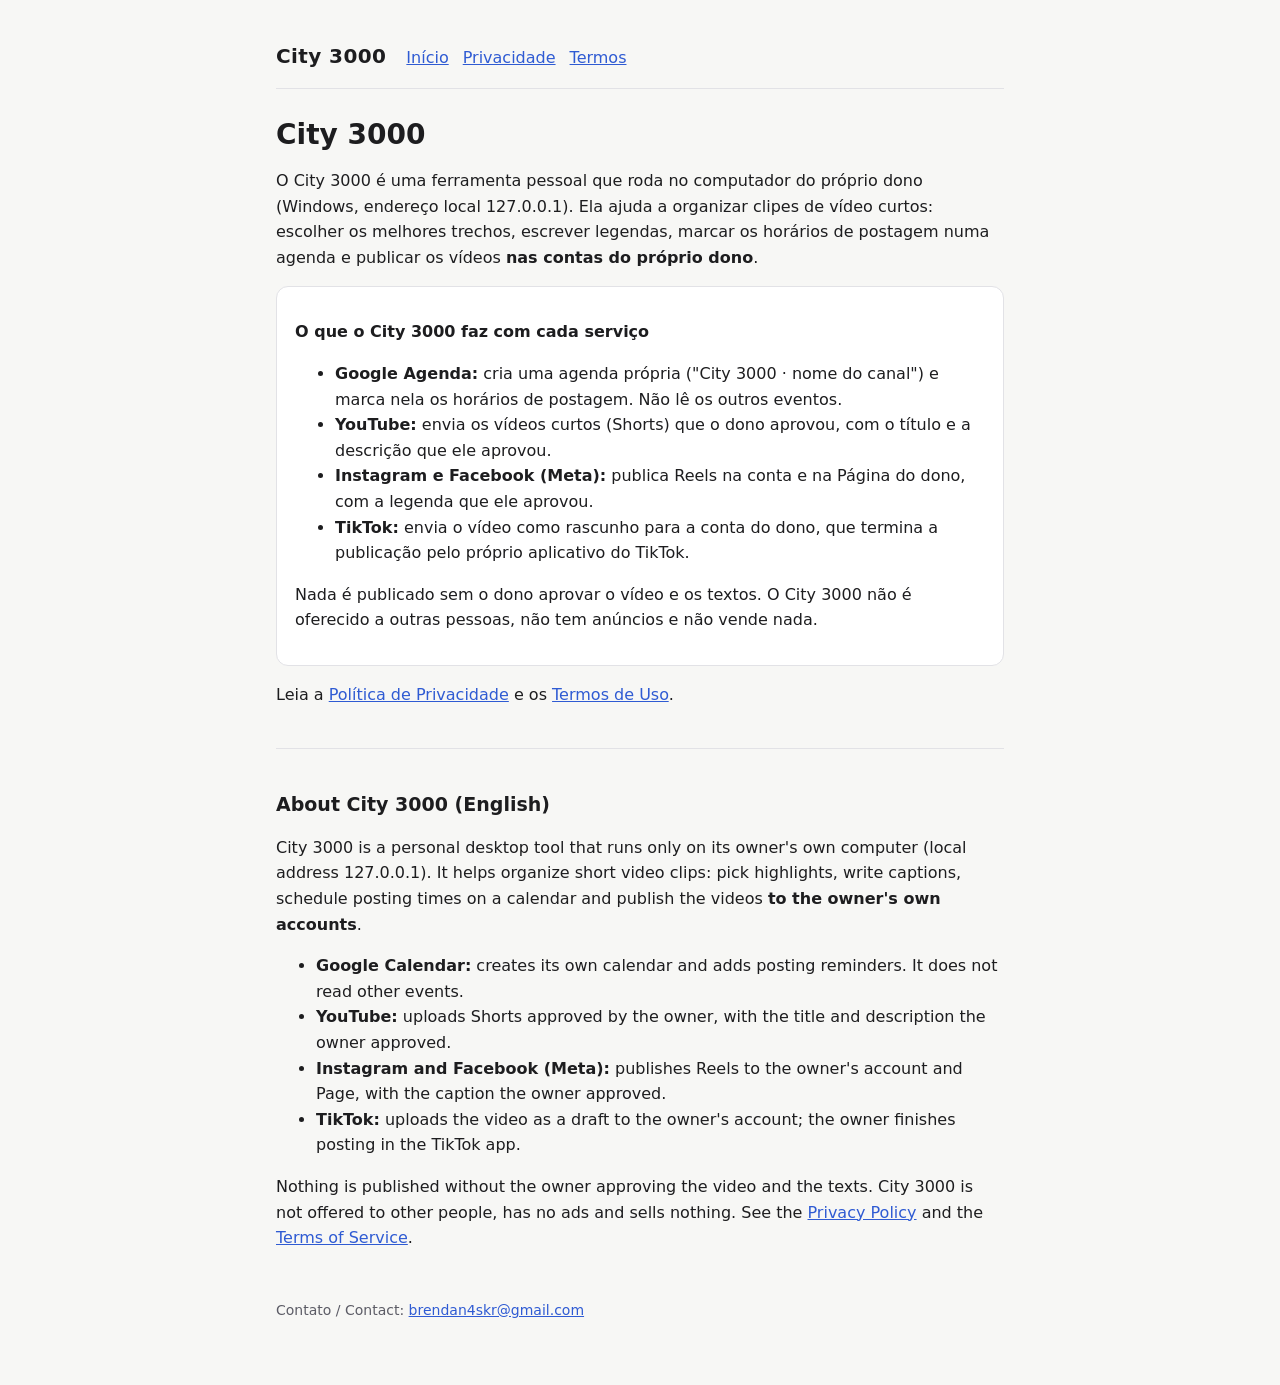
<file: index.html>
<!doctype html>
<html lang="pt-BR">
<head>
<meta charset="utf-8">
<meta name="viewport" content="width=device-width,initial-scale=1">
<title>City 3000</title>
<meta name="description" content="City 3000: ferramenta pessoal de computador para organizar e publicar clipes de vídeo nas contas do próprio dono.">
<link rel="stylesheet" href="estilo.css">
</head>
<body><main>
<header><b>City 3000</b><nav><a href="./">Início</a><a href="privacidade.html">Privacidade</a><a href="termos.html">Termos</a></nav></header>

<h1>City 3000</h1>
<p>O City 3000 é uma ferramenta pessoal que roda no computador do próprio dono (Windows, endereço local 127.0.0.1). Ela ajuda a organizar clipes de vídeo curtos: escolher os melhores trechos, escrever legendas, marcar os horários de postagem numa agenda e publicar os vídeos <b>nas contas do próprio dono</b>.</p>

<div class="cartao">
<p><b>O que o City 3000 faz com cada serviço</b></p>
<ul>
<li><b>Google Agenda:</b> cria uma agenda própria ("City 3000 · nome do canal") e marca nela os horários de postagem. Não lê os outros eventos.</li>
<li><b>YouTube:</b> envia os vídeos curtos (Shorts) que o dono aprovou, com o título e a descrição que ele aprovou.</li>
<li><b>Instagram e Facebook (Meta):</b> publica Reels na conta e na Página do dono, com a legenda que ele aprovou.</li>
<li><b>TikTok:</b> envia o vídeo como rascunho para a conta do dono, que termina a publicação pelo próprio aplicativo do TikTok.</li>
</ul>
<p>Nada é publicado sem o dono aprovar o vídeo e os textos. O City 3000 não é oferecido a outras pessoas, não tem anúncios e não vende nada.</p>
</div>

<p>Leia a <a href="privacidade.html">Política de Privacidade</a> e os <a href="termos.html">Termos de Uso</a>.</p>

<hr>
<h2 lang="en">About City 3000 (English)</h2>
<div lang="en">
<p>City 3000 is a personal desktop tool that runs only on its owner's own computer (local address 127.0.0.1). It helps organize short video clips: pick highlights, write captions, schedule posting times on a calendar and publish the videos <b>to the owner's own accounts</b>.</p>
<ul>
<li><b>Google Calendar:</b> creates its own calendar and adds posting reminders. It does not read other events.</li>
<li><b>YouTube:</b> uploads Shorts approved by the owner, with the title and description the owner approved.</li>
<li><b>Instagram and Facebook (Meta):</b> publishes Reels to the owner's account and Page, with the caption the owner approved.</li>
<li><b>TikTok:</b> uploads the video as a draft to the owner's account; the owner finishes posting in the TikTok app.</li>
</ul>
<p>Nothing is published without the owner approving the video and the texts. City 3000 is not offered to other people, has no ads and sells nothing. See the <a href="privacidade.html#en">Privacy Policy</a> and the <a href="termos.html#en">Terms of Service</a>.</p>
</div>

<footer>Contato / Contact: <a href="mailto:brendan4skr@gmail.com">brendan4skr@gmail.com</a></footer>
</main></body>
</html>
</file>
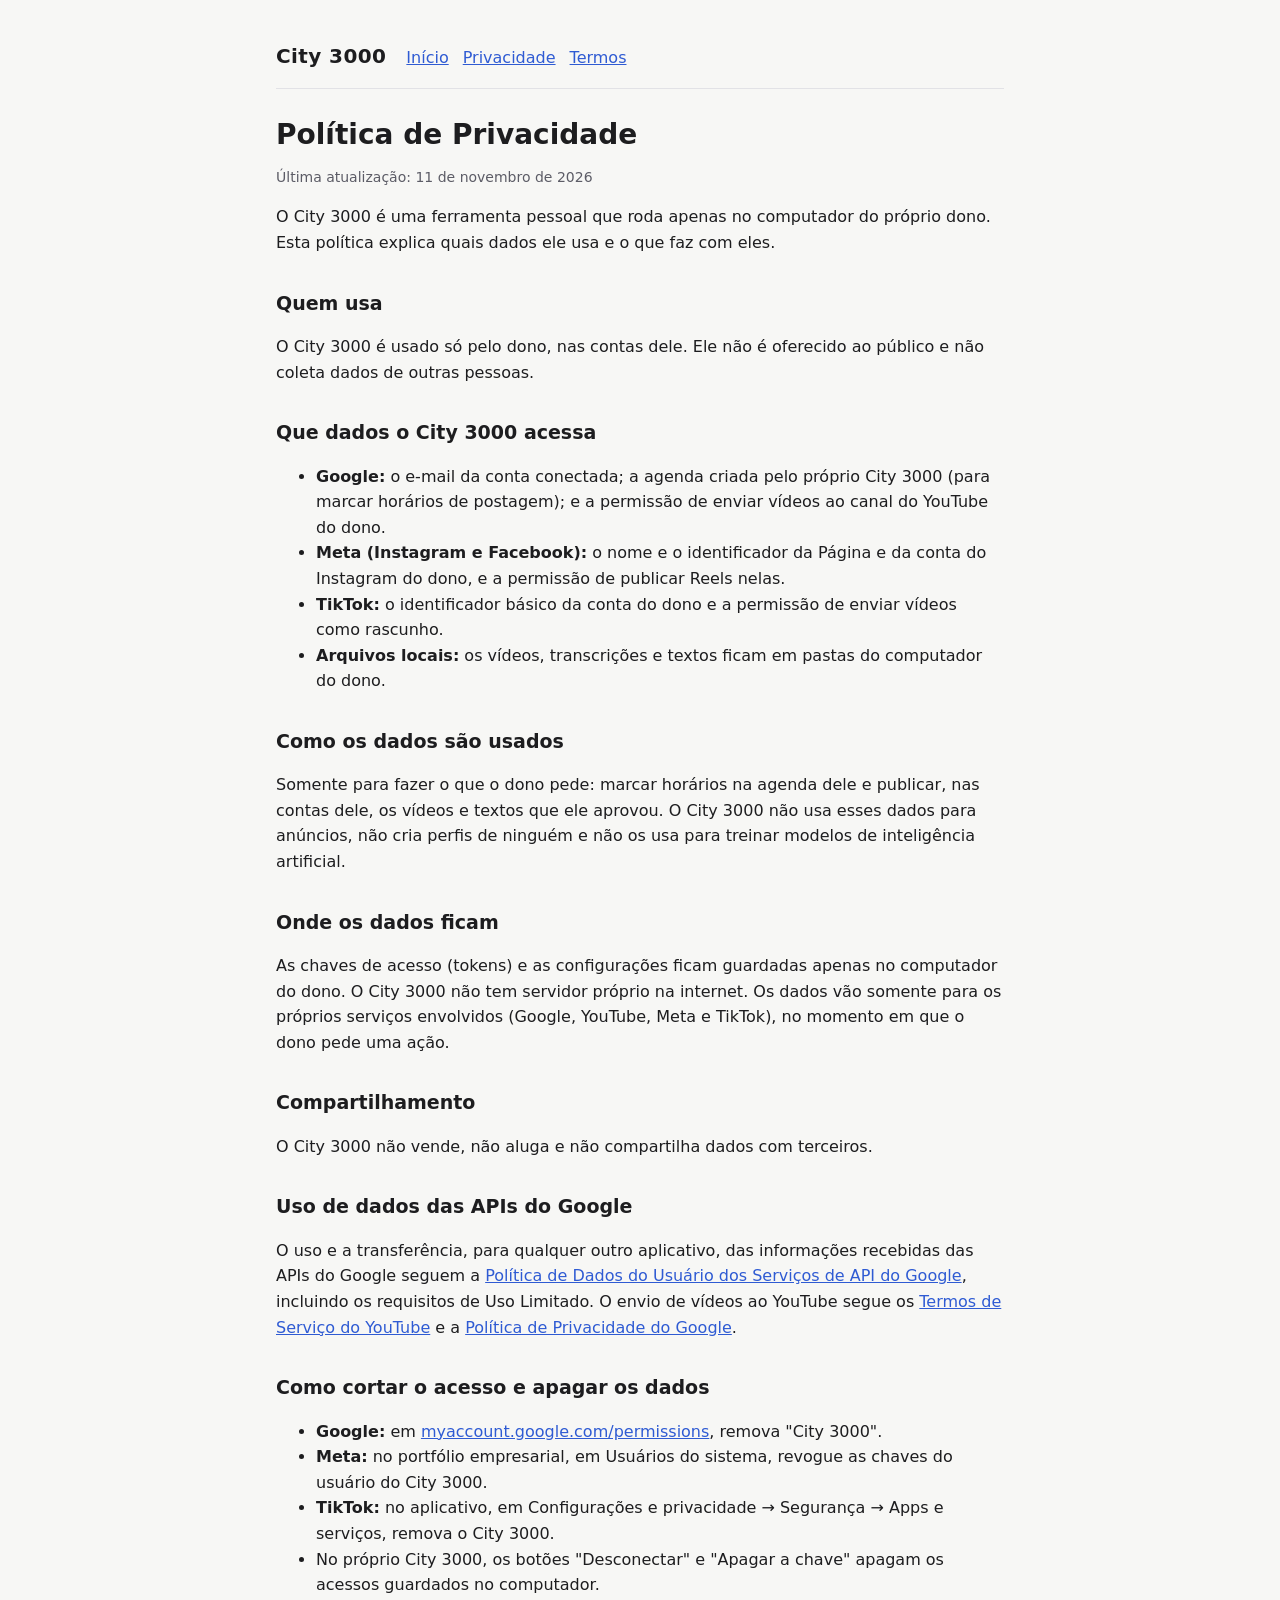
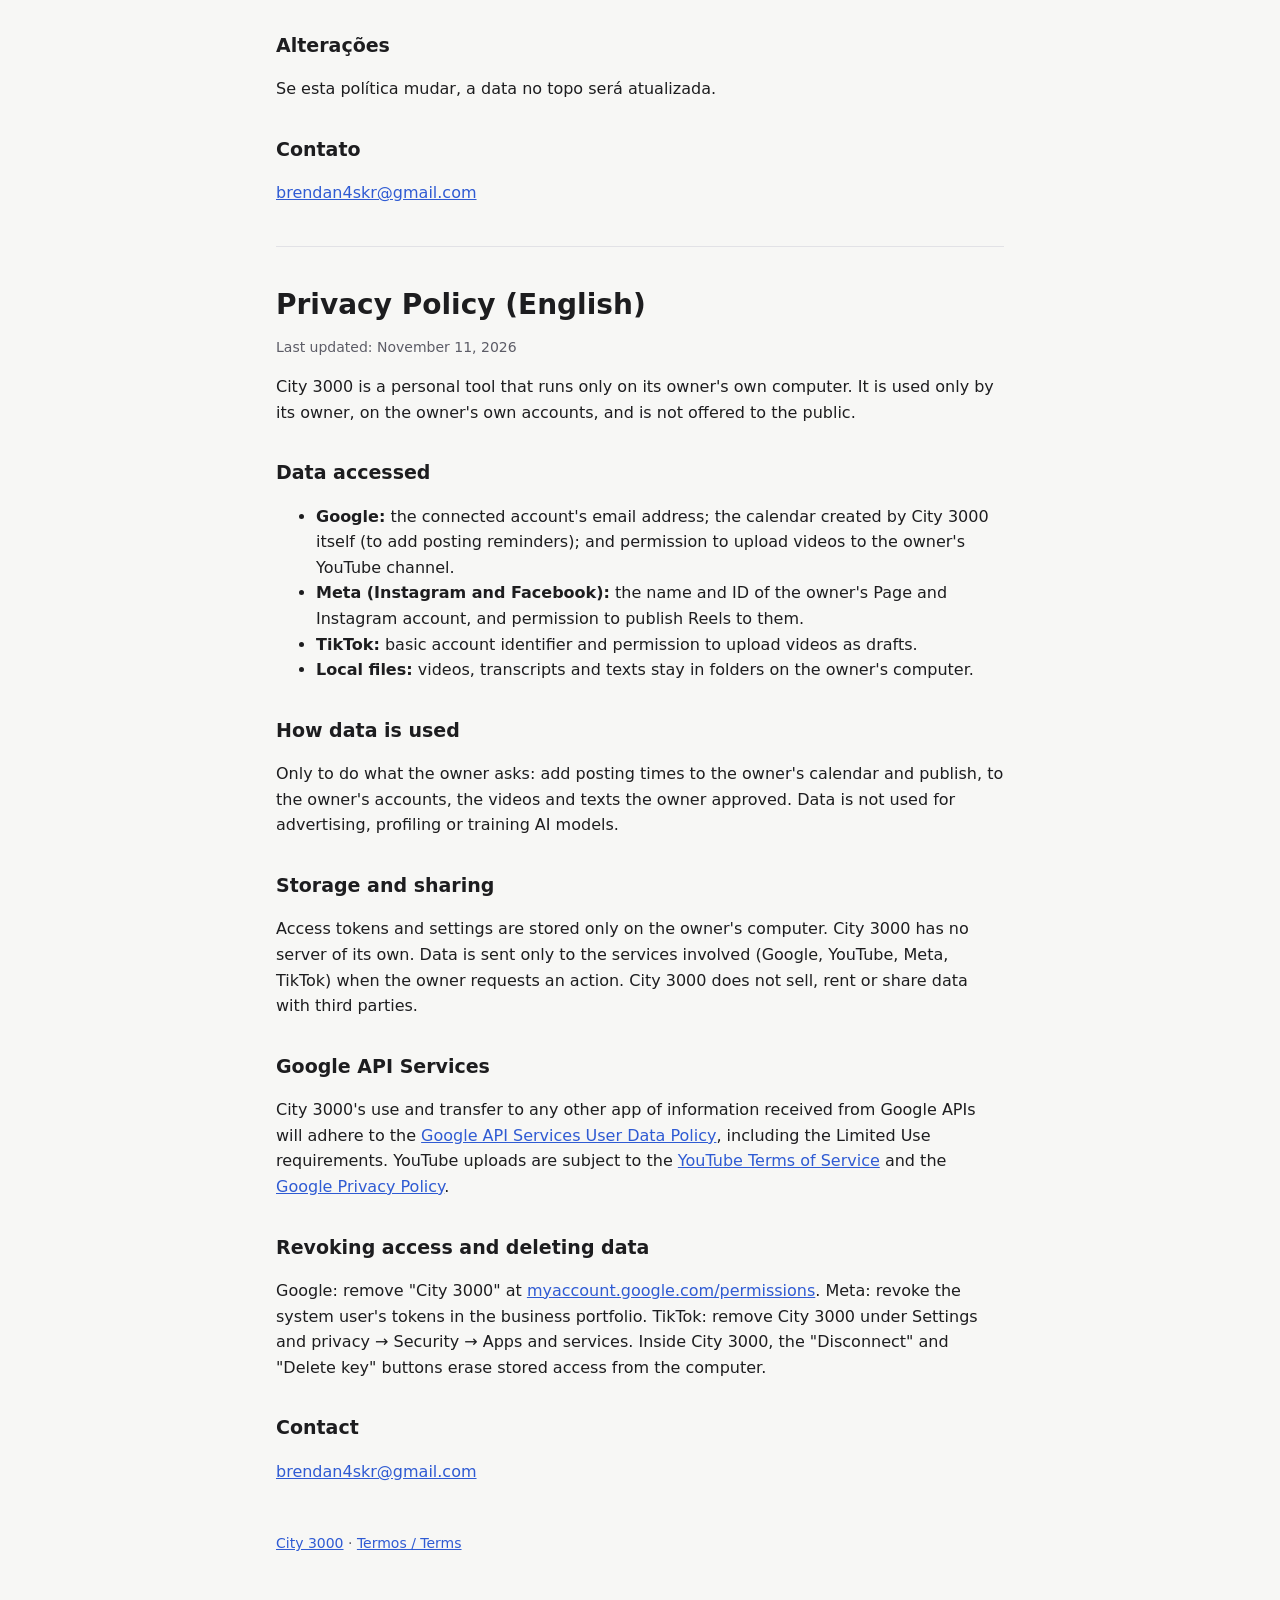
<file: privacidade.html>
<!doctype html>
<html lang="pt-BR">
<head>
<meta charset="utf-8">
<meta name="viewport" content="width=device-width,initial-scale=1">
<title>Privacidade · City 3000</title>
<meta name="description" content="Política de Privacidade do City 3000.">
<link rel="stylesheet" href="estilo.css">
</head>
<body><main>
<header><b>City 3000</b><nav><a href="./">Início</a><a href="privacidade.html">Privacidade</a><a href="termos.html">Termos</a></nav></header>

<h1>Política de Privacidade</h1>
<p class="nota">Última atualização: 11 de novembro de 2026</p>

<p>O City 3000 é uma ferramenta pessoal que roda apenas no computador do próprio dono. Esta política explica quais dados ele usa e o que faz com eles.</p>

<h2>Quem usa</h2>
<p>O City 3000 é usado só pelo dono, nas contas dele. Ele não é oferecido ao público e não coleta dados de outras pessoas.</p>

<h2>Que dados o City 3000 acessa</h2>
<ul>
<li><b>Google:</b> o e-mail da conta conectada; a agenda criada pelo próprio City 3000 (para marcar horários de postagem); e a permissão de enviar vídeos ao canal do YouTube do dono.</li>
<li><b>Meta (Instagram e Facebook):</b> o nome e o identificador da Página e da conta do Instagram do dono, e a permissão de publicar Reels nelas.</li>
<li><b>TikTok:</b> o identificador básico da conta do dono e a permissão de enviar vídeos como rascunho.</li>
<li><b>Arquivos locais:</b> os vídeos, transcrições e textos ficam em pastas do computador do dono.</li>
</ul>

<h2>Como os dados são usados</h2>
<p>Somente para fazer o que o dono pede: marcar horários na agenda dele e publicar, nas contas dele, os vídeos e textos que ele aprovou. O City 3000 não usa esses dados para anúncios, não cria perfis de ninguém e não os usa para treinar modelos de inteligência artificial.</p>

<h2>Onde os dados ficam</h2>
<p>As chaves de acesso (tokens) e as configurações ficam guardadas apenas no computador do dono. O City 3000 não tem servidor próprio na internet. Os dados vão somente para os próprios serviços envolvidos (Google, YouTube, Meta e TikTok), no momento em que o dono pede uma ação.</p>

<h2>Compartilhamento</h2>
<p>O City 3000 não vende, não aluga e não compartilha dados com terceiros.</p>

<h2>Uso de dados das APIs do Google</h2>
<p>O uso e a transferência, para qualquer outro aplicativo, das informações recebidas das APIs do Google seguem a <a href="https://developers.google.com/terms/api-services-user-data-policy">Política de Dados do Usuário dos Serviços de API do Google</a>, incluindo os requisitos de Uso Limitado. O envio de vídeos ao YouTube segue os <a href="https://www.youtube.com/t/terms">Termos de Serviço do YouTube</a> e a <a href="https://policies.google.com/privacy">Política de Privacidade do Google</a>.</p>

<h2>Como cortar o acesso e apagar os dados</h2>
<ul>
<li><b>Google:</b> em <a href="https://myaccount.google.com/permissions">myaccount.google.com/permissions</a>, remova "City 3000".</li>
<li><b>Meta:</b> no portfólio empresarial, em Usuários do sistema, revogue as chaves do usuário do City 3000.</li>
<li><b>TikTok:</b> no aplicativo, em Configurações e privacidade → Segurança → Apps e serviços, remova o City 3000.</li>
<li>No próprio City 3000, os botões "Desconectar" e "Apagar a chave" apagam os acessos guardados no computador.</li>
</ul>

<h2>Alterações</h2>
<p>Se esta política mudar, a data no topo será atualizada.</p>

<h2>Contato</h2>
<p><a href="mailto:brendan4skr@gmail.com">brendan4skr@gmail.com</a></p>

<hr>
<h1 id="en" lang="en">Privacy Policy (English)</h1>
<div lang="en">
<p class="nota">Last updated: November 11, 2026</p>
<p>City 3000 is a personal tool that runs only on its owner's own computer. It is used only by its owner, on the owner's own accounts, and is not offered to the public.</p>
<h2>Data accessed</h2>
<ul>
<li><b>Google:</b> the connected account's email address; the calendar created by City 3000 itself (to add posting reminders); and permission to upload videos to the owner's YouTube channel.</li>
<li><b>Meta (Instagram and Facebook):</b> the name and ID of the owner's Page and Instagram account, and permission to publish Reels to them.</li>
<li><b>TikTok:</b> basic account identifier and permission to upload videos as drafts.</li>
<li><b>Local files:</b> videos, transcripts and texts stay in folders on the owner's computer.</li>
</ul>
<h2>How data is used</h2>
<p>Only to do what the owner asks: add posting times to the owner's calendar and publish, to the owner's accounts, the videos and texts the owner approved. Data is not used for advertising, profiling or training AI models.</p>
<h2>Storage and sharing</h2>
<p>Access tokens and settings are stored only on the owner's computer. City 3000 has no server of its own. Data is sent only to the services involved (Google, YouTube, Meta, TikTok) when the owner requests an action. City 3000 does not sell, rent or share data with third parties.</p>
<h2>Google API Services</h2>
<p>City 3000's use and transfer to any other app of information received from Google APIs will adhere to the <a href="https://developers.google.com/terms/api-services-user-data-policy">Google API Services User Data Policy</a>, including the Limited Use requirements. YouTube uploads are subject to the <a href="https://www.youtube.com/t/terms">YouTube Terms of Service</a> and the <a href="https://policies.google.com/privacy">Google Privacy Policy</a>.</p>
<h2>Revoking access and deleting data</h2>
<p>Google: remove "City 3000" at <a href="https://myaccount.google.com/permissions">myaccount.google.com/permissions</a>. Meta: revoke the system user's tokens in the business portfolio. TikTok: remove City 3000 under Settings and privacy → Security → Apps and services. Inside City 3000, the "Disconnect" and "Delete key" buttons erase stored access from the computer.</p>
<h2>Contact</h2>
<p><a href="mailto:brendan4skr@gmail.com">brendan4skr@gmail.com</a></p>
</div>

<footer><a href="./">City 3000</a> · <a href="termos.html">Termos / Terms</a></footer>
</main></body>
</html>
</file>
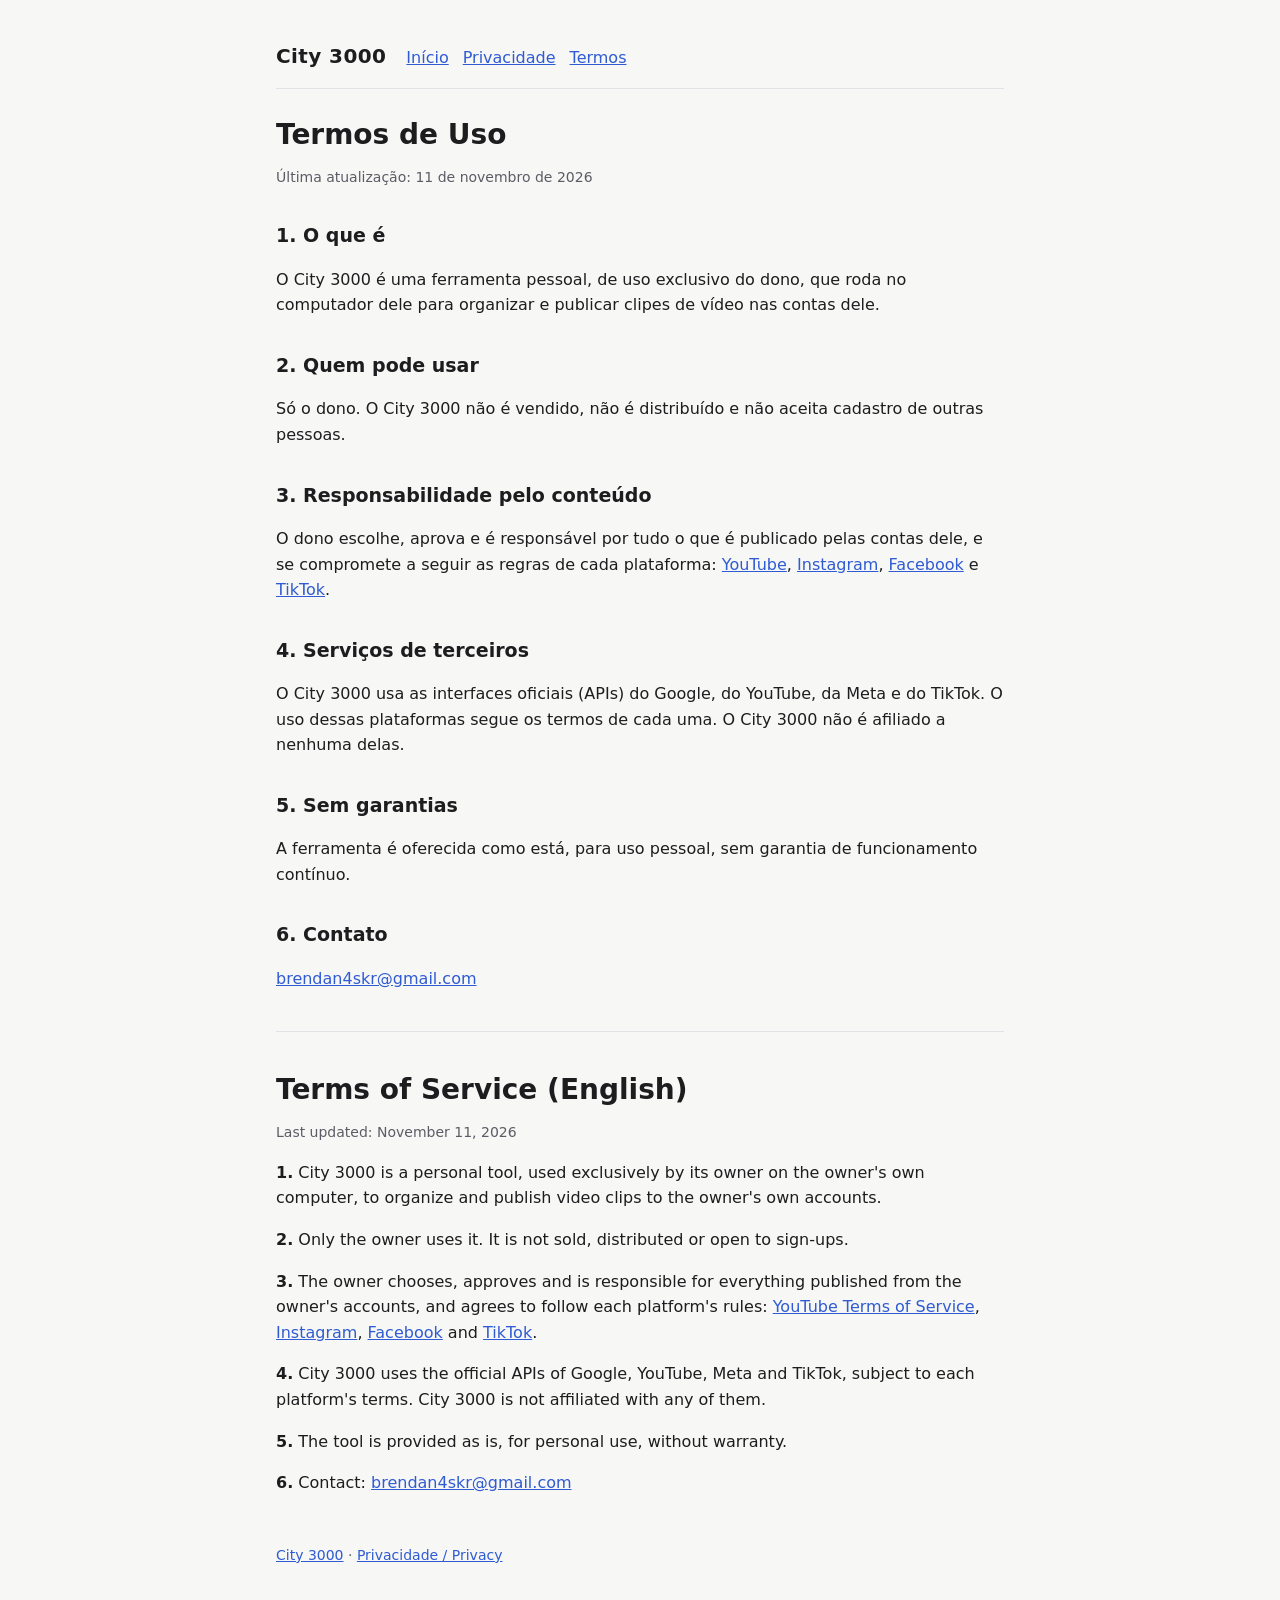
<file: termos.html>
<!doctype html>
<html lang="pt-BR">
<head>
<meta charset="utf-8">
<meta name="viewport" content="width=device-width,initial-scale=1">
<title>Termos · City 3000</title>
<meta name="description" content="Termos de Uso do City 3000.">
<link rel="stylesheet" href="estilo.css">
</head>
<body><main>
<header><b>City 3000</b><nav><a href="./">Início</a><a href="privacidade.html">Privacidade</a><a href="termos.html">Termos</a></nav></header>

<h1>Termos de Uso</h1>
<p class="nota">Última atualização: 11 de novembro de 2026</p>

<h2>1. O que é</h2>
<p>O City 3000 é uma ferramenta pessoal, de uso exclusivo do dono, que roda no computador dele para organizar e publicar clipes de vídeo nas contas dele.</p>

<h2>2. Quem pode usar</h2>
<p>Só o dono. O City 3000 não é vendido, não é distribuído e não aceita cadastro de outras pessoas.</p>

<h2>3. Responsabilidade pelo conteúdo</h2>
<p>O dono escolhe, aprova e é responsável por tudo o que é publicado pelas contas dele, e se compromete a seguir as regras de cada plataforma: <a href="https://www.youtube.com/t/terms">YouTube</a>, <a href="https://help.instagram.com/581066165581870">Instagram</a>, <a href="https://www.facebook.com/terms">Facebook</a> e <a href="https://www.tiktok.com/legal/terms-of-service">TikTok</a>.</p>

<h2>4. Serviços de terceiros</h2>
<p>O City 3000 usa as interfaces oficiais (APIs) do Google, do YouTube, da Meta e do TikTok. O uso dessas plataformas segue os termos de cada uma. O City 3000 não é afiliado a nenhuma delas.</p>

<h2>5. Sem garantias</h2>
<p>A ferramenta é oferecida como está, para uso pessoal, sem garantia de funcionamento contínuo.</p>

<h2>6. Contato</h2>
<p><a href="mailto:brendan4skr@gmail.com">brendan4skr@gmail.com</a></p>

<hr>
<h1 id="en" lang="en">Terms of Service (English)</h1>
<div lang="en">
<p class="nota">Last updated: November 11, 2026</p>
<p><b>1.</b> City 3000 is a personal tool, used exclusively by its owner on the owner's own computer, to organize and publish video clips to the owner's own accounts.</p>
<p><b>2.</b> Only the owner uses it. It is not sold, distributed or open to sign-ups.</p>
<p><b>3.</b> The owner chooses, approves and is responsible for everything published from the owner's accounts, and agrees to follow each platform's rules: <a href="https://www.youtube.com/t/terms">YouTube Terms of Service</a>, <a href="https://help.instagram.com/581066165581870">Instagram</a>, <a href="https://www.facebook.com/terms">Facebook</a> and <a href="https://www.tiktok.com/legal/terms-of-service">TikTok</a>.</p>
<p><b>4.</b> City 3000 uses the official APIs of Google, YouTube, Meta and TikTok, subject to each platform's terms. City 3000 is not affiliated with any of them.</p>
<p><b>5.</b> The tool is provided as is, for personal use, without warranty.</p>
<p><b>6.</b> Contact: <a href="mailto:brendan4skr@gmail.com">brendan4skr@gmail.com</a></p>
</div>

<footer><a href="./">City 3000</a> · <a href="privacidade.html">Privacidade / Privacy</a></footer>
</main></body>
</html>
</file>
<file: estilo.css>
:root{--fundo:#f7f7f5;--texto:#1d1d1f;--fraco:#5c5c66;--acento:#2f5bd3;--linha:#e2e2e6;--cartao:#fff}
@media (prefers-color-scheme:dark){:root{--fundo:#121316;--texto:#ececf1;--fraco:#a2a2ad;--acento:#7d9cff;--linha:#2a2b31;--cartao:#1a1b20}}
*{box-sizing:border-box}
body{margin:0;background:var(--fundo);color:var(--texto);font:16px/1.6 system-ui,-apple-system,"Segoe UI",Roboto,sans-serif}
main{max-width:760px;margin:0 auto;padding:40px 16px 64px}
header{display:flex;flex-wrap:wrap;gap:12px 20px;align-items:baseline;border-bottom:1px solid var(--linha);padding-bottom:16px;margin-bottom:28px}
header b{font-size:20px;letter-spacing:.02em}
nav{display:flex;flex-wrap:wrap;gap:14px}
a{color:var(--acento)}
h1{font-size:28px;line-height:1.25;margin:0 0 8px}
h2{font-size:19px;margin:32px 0 8px}
.nota{color:var(--fraco);font-size:14px}
.cartao{background:var(--cartao);border:1px solid var(--linha);border-radius:12px;padding:16px 18px;margin:16px 0}
hr{border:0;border-top:1px solid var(--linha);margin:40px 0}
footer{margin-top:48px;color:var(--fraco);font-size:14px}
</file>
